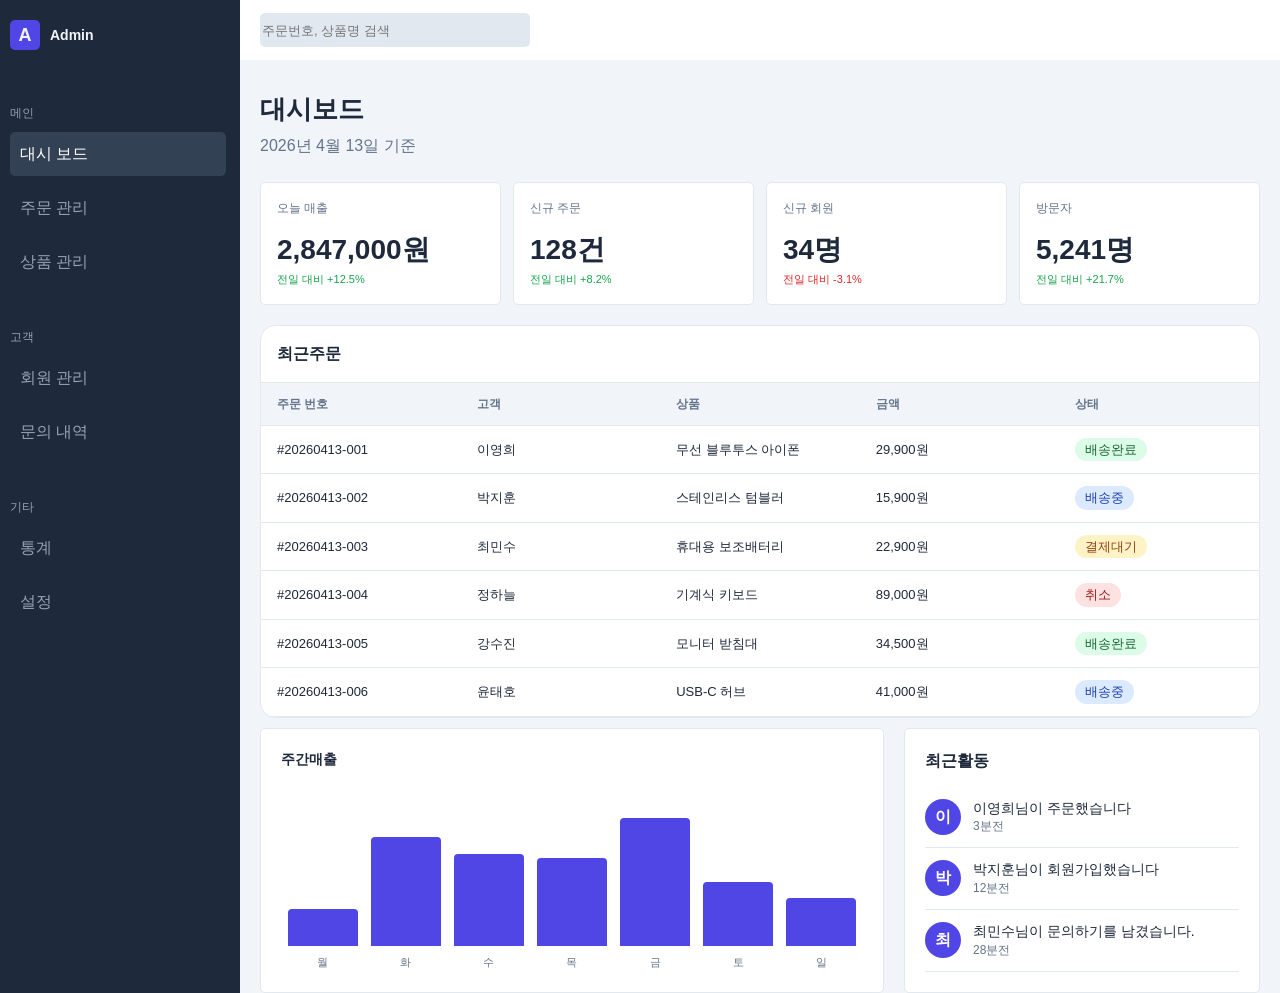
<file: index.html>
<!doctype html>
<html lang="ko">
  <head>
    <meta charset="UTF-8" />
    <meta name="viewport" content="width=device-width, initial-scale=1.0" />
    <title>Document</title>
    <link rel="stylesheet" href="style.css" />
  </head>
  <body>
    <div class="app-layout">
      <div class="sidebar">
        <div class="logo-container">
          <div class="logo-icon">A</div>
          <h1 class="logo">Admin</h1>
        </div>
        <div class="main">
          <p>메인</p>
          <a href="#" class="main-item active">대시 보드</a>
          <a href="#" class="main-item">주문 관리</a>
          <a href="#" class="main-item">상품 관리</a>
        </div>
        <div class="customer">
          <p>고객</p>
          <a href="#" class="customer-item">회원 관리</a>
          <a href="#" class="customer-item">문의 내역</a>
        </div>
        <div class="etc">
          <p>기타</p>
          <a href="" class="etc-item">통계</a>
          <a href="" class="etc-item">설정</a>
        </div>
      </div>
      <div class="content">
        <div class="topbar">
          <input type="search" id="search-input" name="q" placeholder="주문번호, 상품명 검색">
        </div>
        <div class="page">
          <h1 class="dashboard">대시보드</h1>
          <p class="date">2026년 4월 13일 기준</p>
          <div class="stat-row">
            <div class="stat-row-item">
              <p class="p1">오늘 매출</p>
              <p class="p2">2,847,000원</p>
              <p class="p3">전일 대비 +12.5%</p>
            </div>
            <div class="stat-row-item">
              <p class="p1">신규 주문</p>
              <p class="p2">128건</p>
              <p class="p3">전일 대비 +8.2%</p>
            </div>
            <div class="stat-row-item">
              <p class="p1">신규 회원</p>
              <p class="p2">34명</p>
              <p class="p4">전일 대비 -3.1%</p>
            </div>
            <div class="stat-row-item">
              <p class="p1">방문자</p>
              <p class="p2">5,241명</p>
              <p class="p3">전일 대비 +21.7%</p>
            </div>
          </div>
          <div class="order-table">
            <div class="table-name">최근주문</div>
            <table>
              <th>주문 번호</th>
              <th>고객</th>
              <th>상품</th>
              <th>금액</th>
              <th>상태</th>
              <tr>
                <td>#20260413-001</td>
                <td>이영희</td>
                <td>무선 블루투스 아이폰</td>
                <td>29,900원</td>
                <td><div class="complete">배송완료</div></td>
              </tr>
              <tr>
                <td>#20260413-002</td>
                <td>박지훈</td>
                <td>스테인리스 텀블러</td>
                <td>15,900원</td>
                <td><div class="ing">배송중</div></td>
              </tr>
              <tr>
                <td>#20260413-003</td>
                <td>최민수</td>
                <td>휴대용 보조배터리</td>
                <td>22,900원</td>
                <td><div class="wait">결제대기</div></td>
              </tr>
              <tr>
                <td>#20260413-004</td>
                <td>정하늘</td>
                <td>기계식 키보드</td>
                <td>89,000원</td>
                <td><div class="cancle">취소</div></td>
              </tr>
              <tr>
                <td>#20260413-005</td>
                <td>강수진</td>
                <td>모니터 받침대</td>
                <td>34,500원</td>
                <td><div class="complete">배송완료</div></td>
              </tr>
              <tr>
                <td>#20260413-006</td>
                <td>윤태호</td>
                <td>USB-C 허브</td>
                <td>41,000원</td>
                <td><div class="ing">배송중</div></td>
              </tr>
            </table>
          </div>
          <div class="panel-row">
            <div class="chart">
              <p>주간매출</p>
              <div class="stick-area">
                <div class="stick1"></div>
                <div class="stick2"></div>
                <div class="stick3"></div>
                <div class="stick4"></div>
                <div class="stick5"></div>
                <div class="stick6"></div>
                <div class="stick7"></div>
              </div>
              <div class="week">
                <span>월</span>
                <span>화</span>
                <span>수</span>
                <span>목</span>
                <span>금</span>
                <span>토</span>
                <span>일</span>
              </div>
            </div>
            <div class="recent">
              <p class="recent-title">최근활동</p>
              <div class="recent-content">
                <div class="profile-icon">이</div>
                <p class="activity-text">이영희님이 주문했습니다</p>
                <p class="activity-time">3분전</p>
              </div>
              <div class="recent-content">
                <div class="profile-icon">박</div>
                <p class="activity-text">박지훈님이 회원가입했습니다</p>
                <p class="activity-time">12분전</p>
              </div>
              <div class="recent-content">
                <div class="profile-icon">최</div>
                <p class="activity-text">최민수님이 문의하기를 남겼습니다.</p>
                <p class="activity-time">28분전</p>
              </div>
            </div>
          </div>
        </div>
      </div>
    </div>
  </body>
</html>
</file>
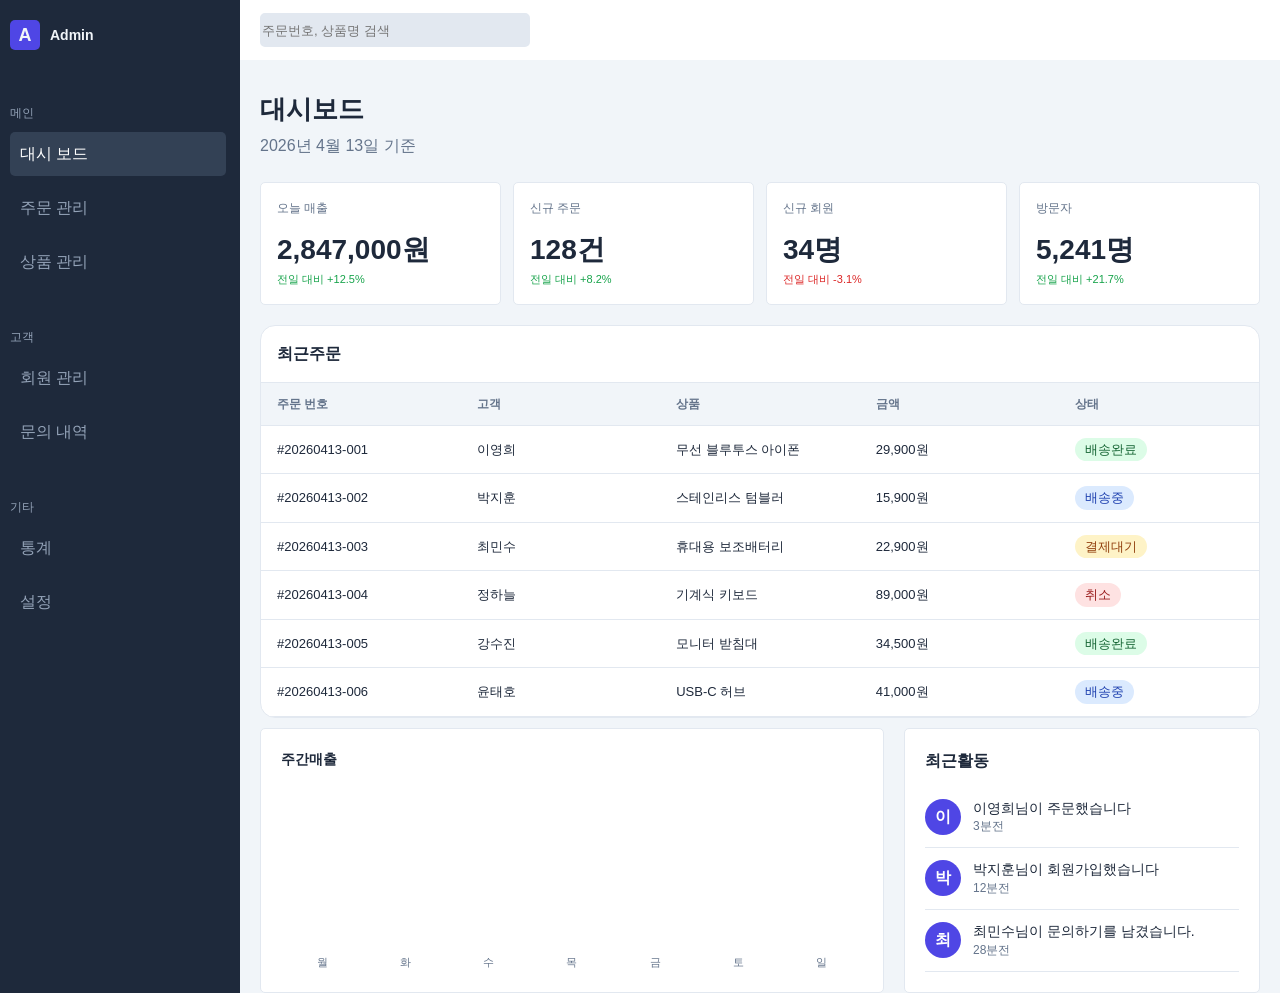
<file: index01.html>
<!doctype html>
<html lang="ko">
  <head>
    <meta charset="UTF-8" />
    <meta name="viewport" content="width=device-width, initial-scale=1.0" />
    <title>Document</title>
    <link rel="stylesheet" href="style.css" />
  </head>
  <body>
    <div class="app-layout">
      <div class="sidebar">
        <div class="logo-container">
          <div class="logo-icon">A</div>
          <h1 class="logo">Admin</h1>
        </div>
        <div class="main">
          <p>메인</p>
          <a href="#" class="main-item active">대시 보드</a>
          <a href="#" class="main-item">주문 관리</a>
          <a href="#" class="main-item">상품 관리</a>
        </div>
        <div class="customer">
          <p>고객</p>
          <a href="#" class="customer-item">회원 관리</a>
          <a href="#" class="customer-item">문의 내역</a>
        </div>
        <div class="etc">
          <p>기타</p>
          <a href="" class="etc-item">통계</a>
          <a href="" class="etc-item">설정</a>
        </div>
      </div>
      <div class="content">
        <div class="topbar">
          <input type="search" id="search-input" name="q" placeholder="주문번호, 상품명 검색">
        </div>
        <div class="page">
          <h1 class="dashboard">대시보드</h1>
          <p class="date">2026년 4월 13일 기준</p>
          <div class="stat-row">
            <div class="stat-row-item">
              <p class="p1">오늘 매출</p>
              <p class="p2">2,847,000원</p>
              <p class="p3">전일 대비 +12.5%</p>
            </div>
            <div class="stat-row-item">
              <p class="p1">신규 주문</p>
              <p class="p2">128건</p>
              <p class="p3">전일 대비 +8.2%</p>
            </div>
            <div class="stat-row-item">
              <p class="p1">신규 회원</p>
              <p class="p2">34명</p>
              <p class="p4">전일 대비 -3.1%</p>
            </div>
            <div class="stat-row-item">
              <p class="p1">방문자</p>
              <p class="p2">5,241명</p>
              <p class="p3">전일 대비 +21.7%</p>
            </div>
          </div>
          <div class="order-table">
            <div class="table-name">최근주문</div>
            <table>
              <th>주문 번호</th>
              <th>고객</th>
              <th>상품</th>
              <th>금액</th>
              <th>상태</th>
              <tr>
                <td>#20260413-001</td>
                <td>이영희</td>
                <td>무선 블루투스 아이폰</td>
                <td>29,900원</td>
                <td><div class="complete">배송완료</div></td>
              </tr>
              <tr>
                <td>#20260413-002</td>
                <td>박지훈</td>
                <td>스테인리스 텀블러</td>
                <td>15,900원</td>
                <td><div class="ing">배송중</div></td>
              </tr>
              <tr>
                <td>#20260413-003</td>
                <td>최민수</td>
                <td>휴대용 보조배터리</td>
                <td>22,900원</td>
                <td><div class="wait">결제대기</div></td>
              </tr>
              <tr>
                <td>#20260413-004</td>
                <td>정하늘</td>
                <td>기계식 키보드</td>
                <td>89,000원</td>
                <td><div class="cancle">취소</div></td>
              </tr>
              <tr>
                <td>#20260413-005</td>
                <td>강수진</td>
                <td>모니터 받침대</td>
                <td>34,500원</td>
                <td><div class="complete">배송완료</div></td>
              </tr>
              <tr>
                <td>#20260413-006</td>
                <td>윤태호</td>
                <td>USB-C 허브</td>
                <td>41,000원</td>
                <td><div class="ing">배송중</div></td>
              </tr>
            </table>
          </div>
          <div class="panel-row">
            <div class="chart">
              <p>주간매출</p>
              <div class="stick-area">
                <div class="stick"></div>
                <div class="stick"></div>
                <div class="stick"></div>
                <div class="stick"></div>
                <div class="stick"></div>
                <div class="stick"></div>
                <div class="stick"></div>
              </div>
              <div class="week">
                <span>월</span>
                <span>화</span>
                <span>수</span>
                <span>목</span>
                <span>금</span>
                <span>토</span>
                <span>일</span>
              </div>
            </div>
            <div class="recent">
              <p class="recent-title">최근활동</p>
              <div class="recent-content">
                <div class="profile-icon">이</div>
                <p class="activity-text">이영희님이 주문했습니다</p>
                <p class="activity-time">3분전</p>
              </div>
              <div class="recent-content">
                <div class="profile-icon">박</div>
                <p class="activity-text">박지훈님이 회원가입했습니다</p>
                <p class="activity-time">12분전</p>
              </div>
              <div class="recent-content">
                <div class="profile-icon">최</div>
                <p class="activity-text">최민수님이 문의하기를 남겼습니다.</p>
                <p class="activity-time">28분전</p>
              </div>
            </div>
          </div>
        </div>
      </div>
    </div>
  </body>
</html>
</file>
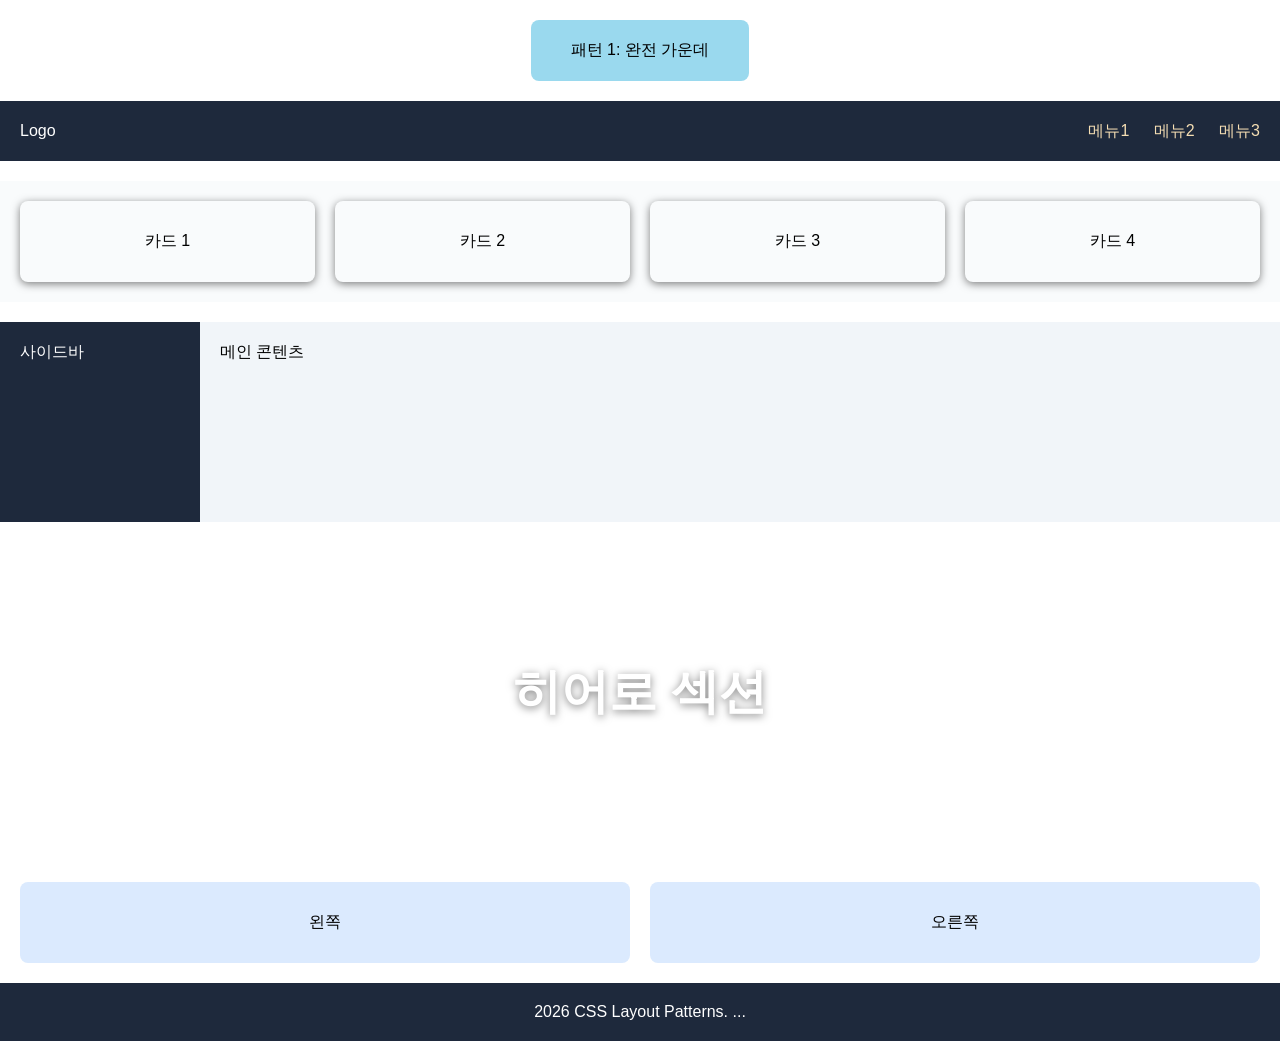
<file: ch06/index01.html>
<!doctype html>
<html lang="en">
  <head>
    <meta charset="UTF-8" />
    <meta name="viewport" content="width=device-width, initial-scale=1.0" />
    <title>레이아웃7가지 패턴</title>
    <style>
      * {
        margin: 0;
        padding: 0;
        box-sizing: border-box;
      }
      body {
        font-family: "Gill Sans", "Gill Sans MT", Calibri, "Trebuchet MS", sans-serif;
      }

      /* 패턴 1 */
      .demo-center {
        display: flex;
        justify-content: center;
        align-items: center;
      }
      .box {
        background-color: rgb(154, 217, 238);
        padding: 20px 40px;
        border-radius: 8px;
        margin-top: 20px;
      }

      /* 패턴 2 */
      .demo-nav {
        display: flex;
        height: 60px;
        background-color: #1e293c;
        padding: 0 20px;
        align-items: center;
        justify-content: space-between;
        color: white;
        margin: 20px 0;
      }
      .demo-nav a {
        text-decoration: none;
        color: wheat;
        margin-left: 20px;
      }

      /* 패턴 3 */
      .demo-grid {
        display: flex;
        flex-wrap: wrap;
        gap: 20px;
        background-color: #f9fbfc;
        padding: 20px;
        margin-bottom: 20px;
      }

      .card {
        flex: 1 1 200px;
        box-shadow: 0 2px 8px rgba(0, 0, 0, 0.5);
        padding: 30px;
        border-radius: 8px;
        text-align: center;
      }

      /* 패턴 4 */
      .demo-sidebar-layout {
        display: flex;
        min-height: 200px;
        margin-bottom: 20px;
      }

      .sidebar {
        width: 200px;
        background-color: #1E293C;
        color: white;
        padding: 20px;
      }
      .content {
        flex: 1;
        background-color: #F1F5F9;
        padding: 20px;
      }

      /* 패턴 5 */
      .demo-hero {
        display: flex;
        height: 300px;
        background: url('https://picsum.photos/seed/hero/1200/300') center/cover;
        justify-content: center;
        align-items: center;
        color: white;
        font-size: 32px;
        text-shadow: 0 2px 8px rgba(0, 0, 0, 0.5);
        margin-bottom: 20px;
      }

      /* 패턴 6 */
      body {
        display: flex;
        flex-direction: column;
        min-height: 100vh;
      }

      .content-wrapper {
        flex: 1;
      }

      footer {
        padding: 20px;
        background-color: #1E293C;
        color: white;
        text-align: center;
      }

      /* 패턴 7 반응형 */
      .demo-responsive {
        display: flex;
        gap: 20px;
        padding: 20px;
      }

      .col {
        flex: 1;
        background-color: #DBEAFE;
        padding: 30px;
        border-radius: 8px;
        text-align: center;
      }

      @media (max-width: 768px) {
        
      }
    </style>
  </head>
  <body>
    <!-- 6. 스티키 푸터  -->
    <div class="content-wrapper">
      <!-- 패턴 1 : 완전 가운데 정렬 -->
      <div class="demo-center">
        <div class="box">패턴 1: 완전 가운데</div>
      </div>

      <!-- 패턴 2 : 네비게이션 바 -->
      <nav class="demo-nav">
        <span>Logo</span>
        <div>
          <a href="">메뉴1</a>
          <a href="">메뉴2</a>
          <a href="">메뉴3</a>
        </div>
      </nav>

      <!-- 패턴 3 카드 그리드 -->
      <section class="demo-grid">
        <div class="card">카드 1</div>
        <div class="card">카드 2</div>
        <div class="card">카드 3</div>
        <div class="card">카드 4</div>
      </section>

      <!-- 패턴 4 사이드바 + 메인 -->
      <div class="demo-sidebar-layout">
        <aside div class="sidebar">사이드바</aside div>
        <div class="content">메인 콘텐츠</div>
      </div>

      <!-- 패턴 5 히어로 섹션 -->
      <div class="demo-hero">
        <h2>히어로 섹션</h2>
      </div>

      <!-- 패턴 7 반응형 2단에서 1단으로 -->
      <div class="demo-responsive">
        <div class="col">왼쪽</div>
        <div class="col">오른쪽</div>
      </div>
    </div>

    <!-- 패턴 6 스티키 푸터 -->
    <footer>
      2026 CSS Layout Patterns. ...
    </footer>
  </body>
</html>
</file>
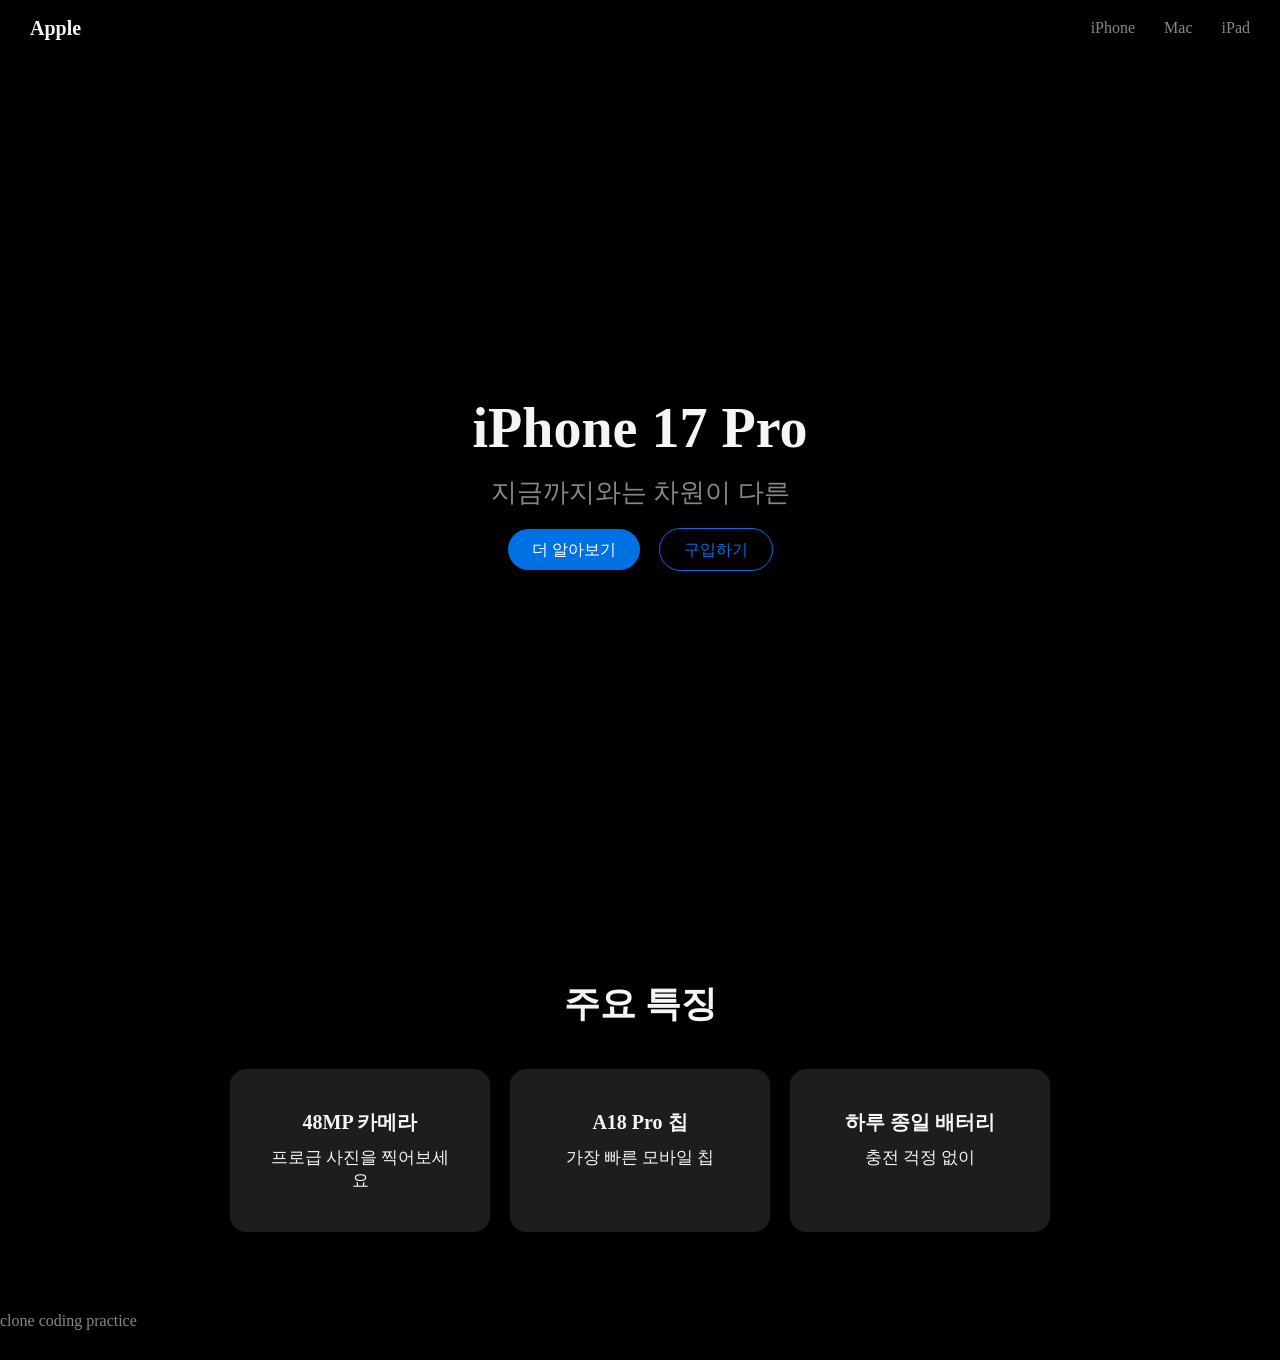
<file: ch08/index01.html>
<!doctype html>
<html lang="ko">
  <head>
    <meta charset="UTF-8" />
    <meta name="viewport" content="width=device-width, initial-scale=1.0" />
    <title>애플 클론 코딩</title>
    <style>
      /* CSS 변수 : 색상 테마를 한 곳에서 관리
        :root 는 html 요소를 가리키며, 여기 선언한 변수는
        모든 하위 요소가 물려받는다.
      */
      :root {
        --apple-black: #000000;
        --apple-gray: #86868b;
        --apple-blue: #0071e3;
        --apple-white: #f5f5f5;
        --card-bg: #1d1d1f;
        --header-height: 56px;
      }

      /* 1단계 리셋 전역 스타일 */
      * {
        margin: 0;
        padding: 0;
        box-sizing: border-box;
      }

      a {
        text-decoration: none;
      }

      body {
        background: var(--apple-black);
        color: var(--apple-white);
      }

      /* 컴포넌트 - 헤더 영역 (고정 네비게이션) */
      .site-header {
        height: var(--header-height);
        display: flex;
        justify-content: space-between;
        align-items: center;
        padding: 0 30px;
        position: fixed;
        top: 0;
        left: 0;
        width: 100%;
        background-color: rgba(0, 0, 0, 0.5);
        /*
          요소 뒤에 있는 배경에 필터를 건다.
          blur(10px)는 뒤 내용을 10만큼 흐리게 만든다.
          반투명 배경색과 함께 쓰면 유리판 같은 느낌이 난다.
        */
        backdrop-filter: blur(5px);
        /*
        z-index는 다른 요소 위에 항상 보이도록 함
        단 포지션이 지정된 요소에만 적용이 된다.
        */
        z-index: 100;
      }

      .nav-logo {
        font-size: 20px;
        font-weight: bold;
      }

      .nav a {
        color: var(--apple-gray);
        margin-left: 25px;
      }

      .nav a:hover {
        color: white;
      }

      /* 컴포넌트 메인 : hero 섹션 */

      /* fixed 헤더에 가려지지 않도록 본문 전체를 헤더의 높이만큼 밀어낸다. */
      main {
        padding-top: var(--header-height);
      }

      .hero {
        /* 100vh를 그대로 쓰면 페딩탑이 더해져서 화면 보다 더 크게 보인다. */
        height: calc(100vh - var(--header-height));
        display: flex;
        flex-direction: column;
        justify-content: center;
        align-items: center;
      }

      .hero h1 {
        font-size: 56px;
        margin-bottom: 15px;
      }

      .hero p {
        font-size: 26px;
        margin-bottom: 30px;
        color: var(--apple-gray);
      }

      .btn {
        padding: 12px 24px;
        border-radius: 24px;
      }

      .btn-primary {
        background-color: var(--apple-blue);
        color: white;
        margin-right: 15px;
        transition: opacity 0.3s ease;
      }

      .btn-secondary {
        color: var(--apple-blue);
        border: 1px solid var(--apple-blue);
      }

      /* 컴포넌트 : 주요 특징 카드 */
      .features {
        padding: 80px 30px;
        text-align: center;
      }

      .feature-cards {
        display: flex;
        justify-content: center;
        gap: 20px;
        flex-wrap: wrap;
      }

      /* 컴포넌트 스타일 */
      .features h2 {
        font-size: 36px;
        margin-bottom: 40px;
      }

      .feature-cards h3 {
        font-size: 20px;
        margin-bottom: 10px;
      }

      .feature-cards p {
        color: var(--apple-white);
        font-size: 17px;
      }

      .feature-card {
        background-color: var(--card-bg);
        padding: 40px;
        border-radius: 16px;
        text-align: center;
        /*
        카드 폭을 지정하지 않으면 텍스트 길이에 따라서
        제각각 크기를 가질 수 있다.
        */
        flex: 0 1 260px;
      }

      .btn-primary:hover {
        opacity: 0.8;
      }

      .btn-secondary:hover {
        background-color: var(--apple-blue);
        color: var(--apple-white);
      }
      footer {
        color: var(--apple-gray);
        justify-items: center;
        margin-bottom: 30px;
      }

      .feature-card {
        transition: transform 0.4s ease, box-shadow 0.4s ease;
      }

      .feature-card:hover {
        transform: scale(1.05);
        box-shadow: 2px 5px 20px rgba(255, 255, 255, 0.5);
      }
    </style>
  </head>
  <body>
    <!-- 헤더 영역 -->
    <header class="site-header">
      <span class="nav-logo">Apple</span>
      <nav class="nav">
        <a href="#">iPhone</a>
        <a href="#">Mac</a>
        <a href="#">iPad</a>
      </nav>
    </header>
    <!-- 메인 영역 -->
    <main>
      <section class="hero">
        <h1>iPhone 17 Pro</h1>
        <p>지금까지와는 차원이 다른</p>
        <div class="hero-buttons">
          <a class="btn btn-primary" href="#">더 알아보기</a>
          <a class="btn btn-secondary" href="#">구입하기</a>
        </div>
      </section>
      <section class="features">
        <h2>주요 특징</h2>
        <div class="feature-cards">
          <div class="feature-card">
            <h3>48MP 카메라</h3>
            <p>프로급 사진을 찍어보세요</p>
          </div>
          <div class="feature-card">
            <h3>A18 Pro 칩</h3>
            <p>가장 빠른 모바일 칩</p>
          </div>
          <div class="feature-card">
            <h3>하루 종일 배터리</h3>
            <p>충전 걱정 없이</p>
          </div>
        </div>
      </section>
    </main>
    <!-- 푸터 영역 -->
    <footer>
      <p>clone coding practice</p>
    </footer>
  </body>
</html>
</file>
<file: style.css>
/* ================================
   CSS 변수: 색상 테마
================================ */
:root {
  /* 사이드바 (어두운 영역) */
  --ad-side: #1e293b;
  --ad-side-text: #94a3b8;
  --ad-side-active: #334155;

  /* 본문 (밝은 영역) */
  --ad-bg: #f1f5f9;       /* 페이지 배경 */
  --ad-surface: #ffffff;  /* 카드 배경 */
  --ad-line: #e2e8f0;     /* 테두리 */
  --ad-text: #1e293b;     /* 본문 글자 */
  --ad-sub: #64748b;      /* 보조 글자 */

  --ad-primary: #4f46e5;  /* 강조, 차트 막대 */
  --ad-up: #16a34a;       /* 증가 */
  --ad-down: #dc2626;     /* 감소 */
}

/* ================================
   1단계: 리셋 / 전역 스타일
================================ */
* {
  margin: 0;
  padding: 0;
  box-sizing: border-box;
}

body {
  font-family: -apple-system, "Segoe UI", "Malgun Gothic", sans-serif;
  background: var(--ad-bg);
  color: var(--ad-text);
  line-height: 1.5;
}

a {
  text-decoration: none;
  color: inherit;
}

.app-layout {
  display: flex;
  min-height: 100vh;
}

.content {
  display: flex;
  flex-direction: column;
  flex: 1;
  min-width: 0;
}

.sidebar {
  width: 240px;
  flex-shrink: 0;
  min-height: 100vh;
  display: block;
  background-color: var(--ad-side);
}

.logo-container {
  display: flex;
  margin-bottom: 30px;
}

.logo-container h1 {
  display: flex;
  justify-content: center;
  align-items: center;
  margin-top: 20px;
  margin-left: 10px;
  color: var(--ad-bg);
  font-size: 14px;
}

.logo-icon {
  display: flex;
  background-color: var(--ad-primary);
  width: 5px;
  height: 5px;
  align-items: center;
  justify-content: center;
  padding: 15px;
  margin-top: 20px;
  margin-left: 10px;
  font-size: large;
  font-weight: bold;
  color: var(--ad-bg);
  border-radius: 5px;
}

.main {
  display: inline;
  color: var(--ad-side-text);
  font-size: 12px;
  margin-left: 20px;
  margin-top: 30px;
}

.main a {
  display: block;
  color: var(--ad-side-text);
  font-size: 16px;
  margin-top: 10px;
  margin-left: 10px;
  width: 90%;
  padding: 10px 0;
  border-radius: 5px;
  padding-left: 10px;
}

.main p {
  margin-left: 10px;
}

.main-item.active {
  color: white;
  background-color: var(--ad-side-active);
}

.customer {
  display: inline;
  color: var(--ad-side-text);
  font-size: 12px;
  margin-left: 20px;
  margin-top: 20px;
}

.customer p {
  margin-top: 20px;
  margin-left: 10px;
}

.customer a {
  display: block;
  color: var(--ad-side-text);
  font-size: 16px;
  margin-top: 10px;
  margin-left: 10px;
  width: 90%;
  padding: 10px 0;
  border-radius: 5px;
  padding-left: 10px;
}

.etc {
  display: inline;
  color: var(--ad-side-text);
  font-size: 12px;
  margin-left: 20px;
  margin-top: 30px;
}

.etc p {
  margin-top: 20px;
  margin-left: 10px;
}

.etc a {
  display: block;
  color: var(--ad-side-text);
  font-size: 16px;
  margin-top: 10px;
  margin-left: 10px;
  width: 90%;
  padding: 10px 0;
  border-radius: 5px;
  padding-left: 10px;
}

.topbar {
  display: flex;
  width: 100%;
  flex-shrink: 0;
  height: 60px;
  background-color: var(--ad-surface);
}

#search-input {
  display: flex;
  margin-top: 13px;
  margin-bottom: 13px;
  margin-left: 20px;
  border-radius: 5px;
  width: 30vh;
  border: 2px solid var(--ad-line);
  background-color: var(--ad-line);
  transition: 0.2s;
}

#search-input:focus {
  outline: none;
  border-color: var(--ad-primary);
  background-color: var(--ad-surface);
}

.page {
  display: block;
}

.dashboard {
  margin-top: 30px;
  margin-left: 20px;
  font-size: 26px;
}

.date {
  margin-left: 20px;
  margin-top: 5px;
  color: var(--ad-sub);
}

.stat-row {
  display: grid;
  grid-template-columns: repeat(4, minmax(0, 1fr));
  gap: 12px;
  margin: 24px 20px 0;
}

.stat-row-item {
  min-width: 0;
  overflow: hidden;
  padding: 16px;
  border: 1px solid var(--ad-line);
  background-color: var(--ad-surface);
  border-radius: 5px;
  cursor: pointer;
  transition: 0.2s;
}

.stat-row-item:hover {
  transform: translateY(-4px);
  box-shadow: 0 8px 18px rgba(30, 41, 59, 0.15);
}

.stat-row-item > p {
  max-width: 100%;
  white-space: nowrap;
  overflow: hidden;
  text-overflow: ellipsis;
}


.p1 {
  font-size: 12px;
  color: var(--ad-sub);
}

.p2 {
  margin-top: 12px;
  font-size: 28px;
  font-weight: bold;
}

.p3 {
  font-size: 11px;
  color: var(--ad-up);
}

.p4 {
  font-size: 11px;
  color: var(--ad-down);
}

.order-table {
  margin: 20px 20px 0;
  overflow: hidden;
  border: 1px solid var(--ad-line);
  border-radius: 15px;
  background-color: var(--ad-surface);
  
}

.table-name {
  padding: 16px;
  border-bottom: 1px solid var(--ad-line);
  font-size: 16px;
  font-weight: bold;
}

.order-table table {
  width: 100%;
  border-collapse: collapse;
  table-layout: fixed;
}

.order-table th,
.order-table td {
  padding: 12px 16px;
  overflow: hidden;
  text-align: left;
  text-overflow: ellipsis;
  white-space: nowrap;
}

.order-table th {
  border-bottom: 1px solid var(--ad-line);
  background-color: var(--ad-bg);
  color: var(--ad-sub);
  font-size: 12px;
  font-weight: 600;
}

.order-table td {
  border-bottom: 1px solid var(--ad-line);
  font-size: 13px;
}

.order-table tbody tr:hover {
  background-color: var(--ad-line);
}

.complete {
  background-color: #DCFCE7;
  display: inline-block;
  padding: 2px 10px;
  border-radius: 20px;
  color: #166534 ;
}

.ing {
  background-color: #DBEAFE;
  display: inline-block;
  padding: 2px 10px;
  border-radius: 20px;
  color: #1E40AF;
}

.wait {
  background-color: #FEF3C7;
  display: inline-block;
  padding: 2px 10px;
  border-radius: 20px;
  color: #92400E;
}

.cancle {
  background-color: #FEE2E2;
  display: inline-block;
  padding: 2px 10px;
  border-radius: 20px;
  color: #991B1B;
}

.panel-row {
  display: flex;
}

.chart {
  margin: 10px 0 0 20px;
  padding: 20px;
  display: flex;
  flex-direction: column;
  background-color: var(--ad-surface);
  border: 1px solid var(--ad-line);
  border-radius: 5px;
  width: 60%;
}

.chart > p {
  font-size: 14px;
  font-weight: 700;
}

.stick-area {
  display: flex;
  align-items: flex-end;
  justify-content: space-around;
  height: 160px;
  margin-top: 16px;
}

.recent {
  margin: 10px 0 0 20px;
  padding: 20px;
  display: flex;
  flex-direction: column;
  background-color: var(--ad-surface);
  border: 1px solid var(--ad-line);
  border-radius: 5px;
  flex: 1;
  margin-right: 20px;
}

.recent-title {
  margin-bottom: 14px;
  font-size: 16px;
  font-weight: 700;
}

.recent-content {
  display: grid;
  grid-template-columns: 36px minmax(0, 1fr);
  column-gap: 12px;
  padding: 12px 0;
  border-bottom: 1px solid var(--ad-line);
}

.profile-icon {
  grid-row: 1 / 3;
  display: flex;
  align-items: center;
  justify-content: center;
  width: 36px;
  height: 36px;
  border-radius: 50%;
  background-color: var(--ad-primary);
  color: white;
  font-weight: 700;
}

.activity-text {
  min-width: 0;
  overflow: hidden;
  color: var(--ad-text);
  font-size: 14px;
  line-height: 1.35;
  text-overflow: ellipsis;
  white-space: nowrap;
}

.activity-time {
  color: var(--ad-sub);
  font-size: 12px;
}

.stick1 {
  background-color: var(--ad-primary);
  width: min(100%, 70px);
  height: 23%;
  border-radius: 4px 4px 0 0;
}
.stick2 {
  background-color: var(--ad-primary);
  width: min(100%, 70px);
  height: 68%;
  border-radius: 4px 4px 0 0;
}
.stick3 {
  background-color: var(--ad-primary);
  width: min(100%, 70px);
  height: 57%;
  border-radius: 4px 4px 0 0;
}
.stick4 {
  background-color: var(--ad-primary);
  width: min(100%, 70px);
  height: 55%;
  border-radius: 4px 4px 0 0;
}
.stick5 {
  background-color: var(--ad-primary);
  width: min(100%, 70px);
  height: 80%;
  border-radius: 4px 4px 0 0;
}
.stick6 {
  background-color: var(--ad-primary);
  width: min(100%, 70px);
  height: 40%;
  border-radius: 4px 4px 0 0;
}
.stick7 {
  background-color: var(--ad-primary);
  width: min(100%, 70px);
  height: 30%;
  border-radius: 4px 4px 0 0;
}



.week {
  display: flex;
  padding-top: 8px;
}

.week span {
  flex: 1;
  color: var(--ad-sub);
  font-size: 11px;
  text-align: center;
}



@media (max-width: 1000px) {
  .stat-row {
    grid-template-columns: repeat(2, minmax(0, 1fr));
  }

  .panel-row {
    flex-direction: column;
  }

  .chart {
    width: auto;
    margin: 10px 20px 0;
  }
  .recent {
    width: auto;
    margin: 10px 20px 0;
  }
}

@media (max-width: 700px) {
  .app-layout {
    display: block;
  }

  .sidebar {
    display: none;
  }

  #search-input {
    width: calc(100% - 40px);
  }

  .order-table {
    overflow-x: auto;
  }

  .order-table table {
    min-width: 700px;
  }
}

@media (max-width: 480px) {
  .stat-row {
    grid-template-columns: 1fr;
  }

  .stick {
    width: 30px;
  }
}
</file>
